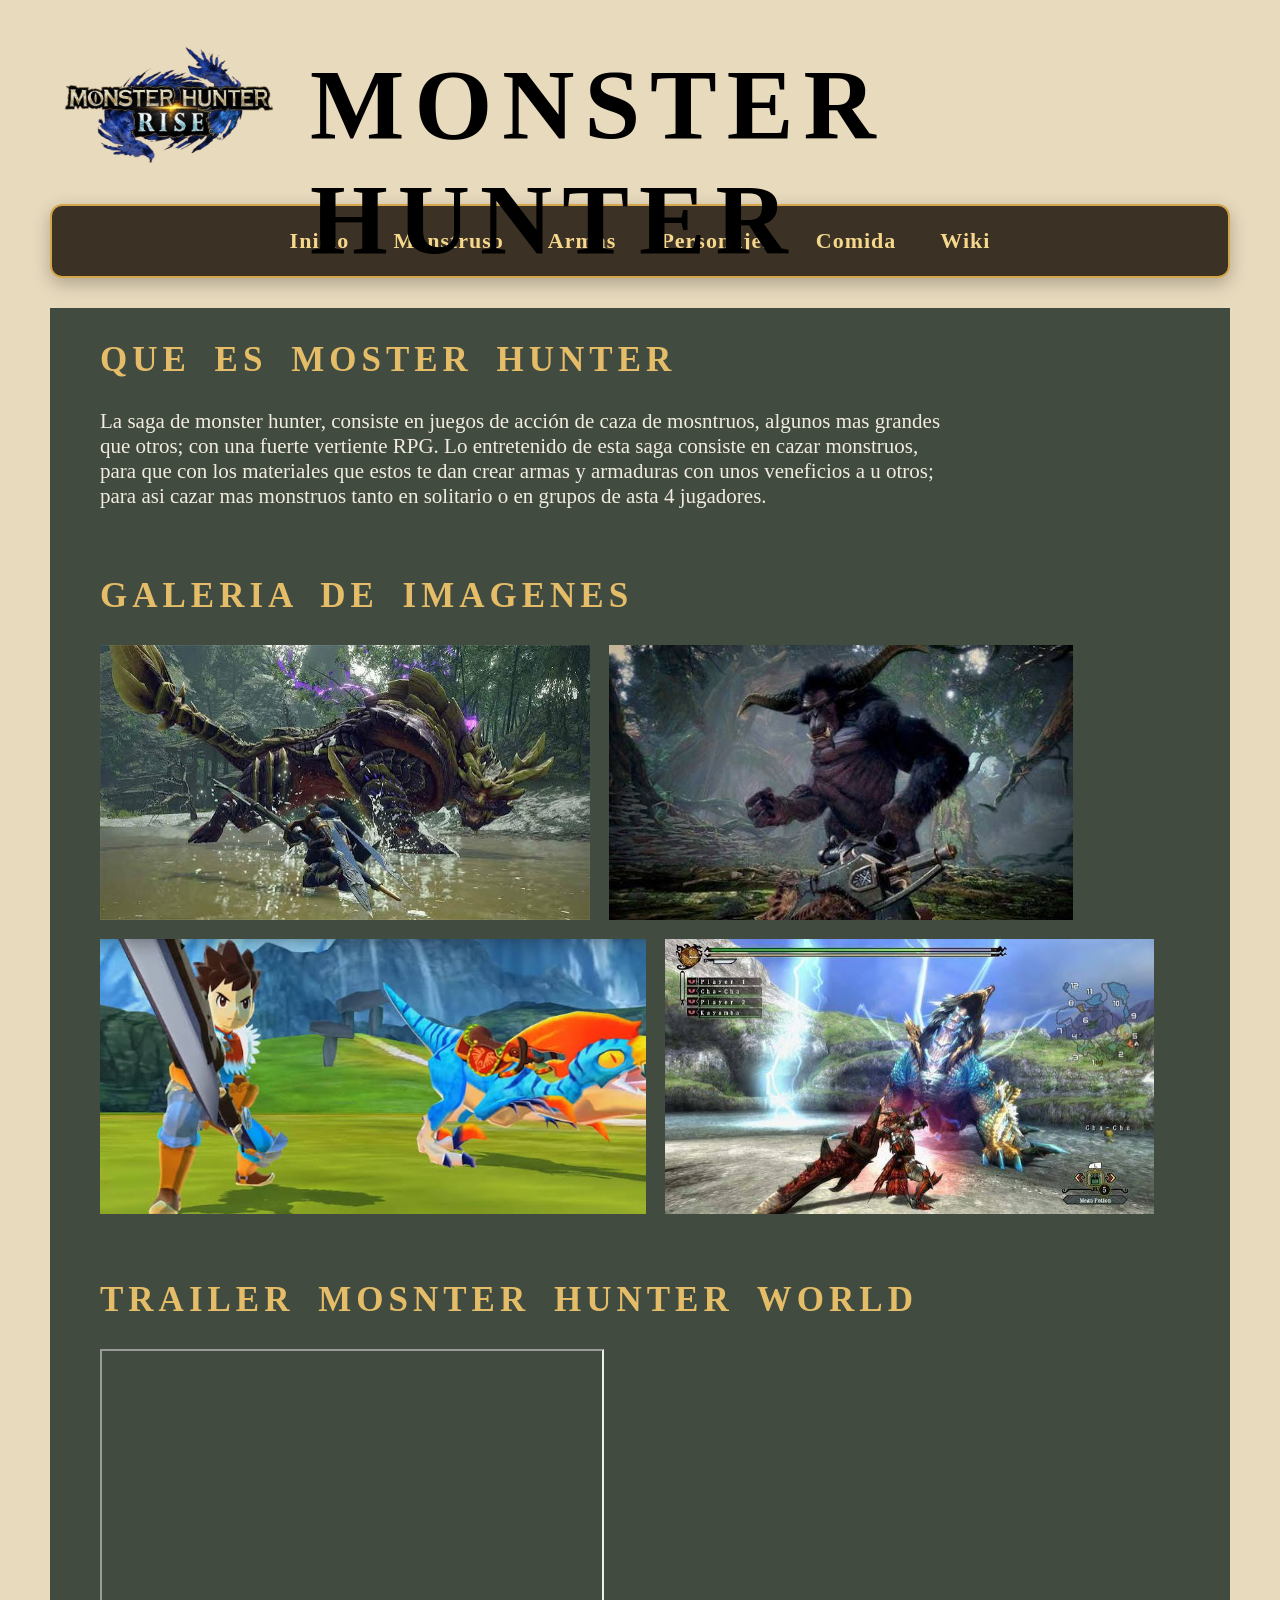
<file: index.html>
<!DOCTYPE html>
<html lang="en">

<head>
    <meta charset="UTF-8">
    <meta name="viewport" content="width=+, initial-scale=1.0">
    <link rel="stylesheet" href="general.css">
    <title>Inicio</title>
</head>

<body>
    <hader>
        <img id="logoInicio" src="./img/Logo.png" alt="Logo de Mosntre Hunter (Rise)">
        <h1 id="h">MONSTER HUNTER</h1>
        <!-- <p id="sub">Hecho pro Adrián Núñez Cal</p> -->
        <div id="menu">
            <li><a href="index.html">Inicio</a></li>
            <li><a href="monster.html">Monstruso</a></li>
            <li><a href="armas.html">Armas</a></li>
            <li><a href="pj.html">Personajes</a></li>
            <li><a href="gastronomia.html">Comida</a></li>
            <li><a href="https://monsterhunter.fandom.com/es/wiki/Wiki_Monster_Hunter" target="_blank">Wiki</a></li>
        </div>
    </hader>
    <main>
        <section>
            <h2>QUE ES MOSTER HUNTER</h2>
            <article>
                <p class="text">
                    La saga de monster hunter, consiste en juegos de acción de caza de mosntruos, algunos mas
                    grandes<br>
                    que otros; con una fuerte vertiente RPG. Lo entretenido de esta saga consiste en cazar
                    monstruos,<br>
                    para que con los materiales que estos te dan crear armas y armaduras con unos veneficios a u
                    otros;<br>
                    para asi cazar mas monstruos tanto en solitario o en grupos de asta 4 jugadores.
                </p>
            </article>
        </section>
        <section>
            <h2>GALERIA DE IMAGENES</h2>
            <img class="gal" src="./img/Magan.jpg" alt="Imagen de monster Hunter">
            <img class="gal" src="./img/Mono.jpg" alt="Imagen de monster Hunter">
            <img class="gal" src="./img/Stroryes.jpg" alt="Imagen de monster Hunter">
            <img class="gal" src="./img/Zino.jpg" alt="Imagen de monster Hunter">

        </section>
        <section>
            <h2>TRAILER MOSNTER HUNTER WORLD</h2>
            <iframe width="500" height="250" src="https://www.youtube.com/embed/Ro6r15wzp2o"
                title="Trailer Monster Hunter World"
                allow="accelerometer; autoplay; clipboard-write; encrypted-media; gyroscope; picture-in-picture"
                allowfullscreen>
            </iframe>
        </section>

    </main>
</body>

</html>
</file>
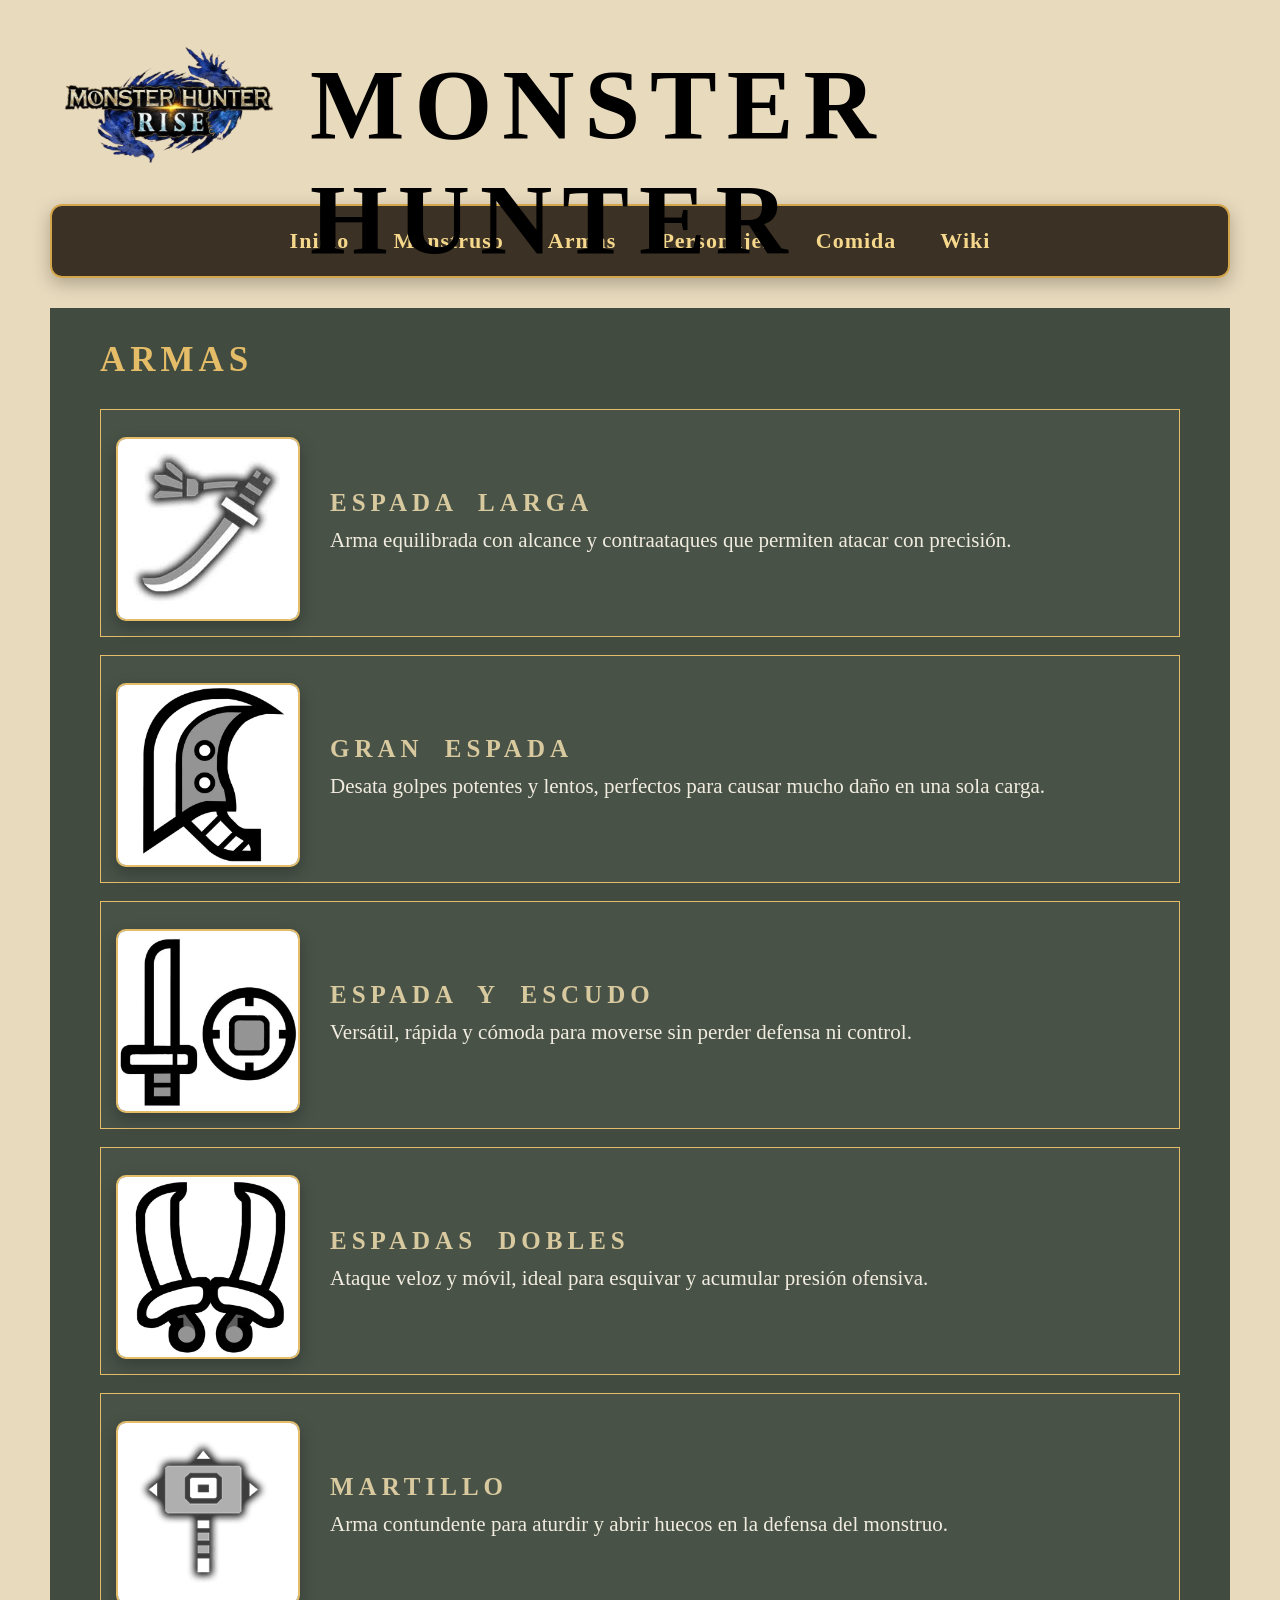
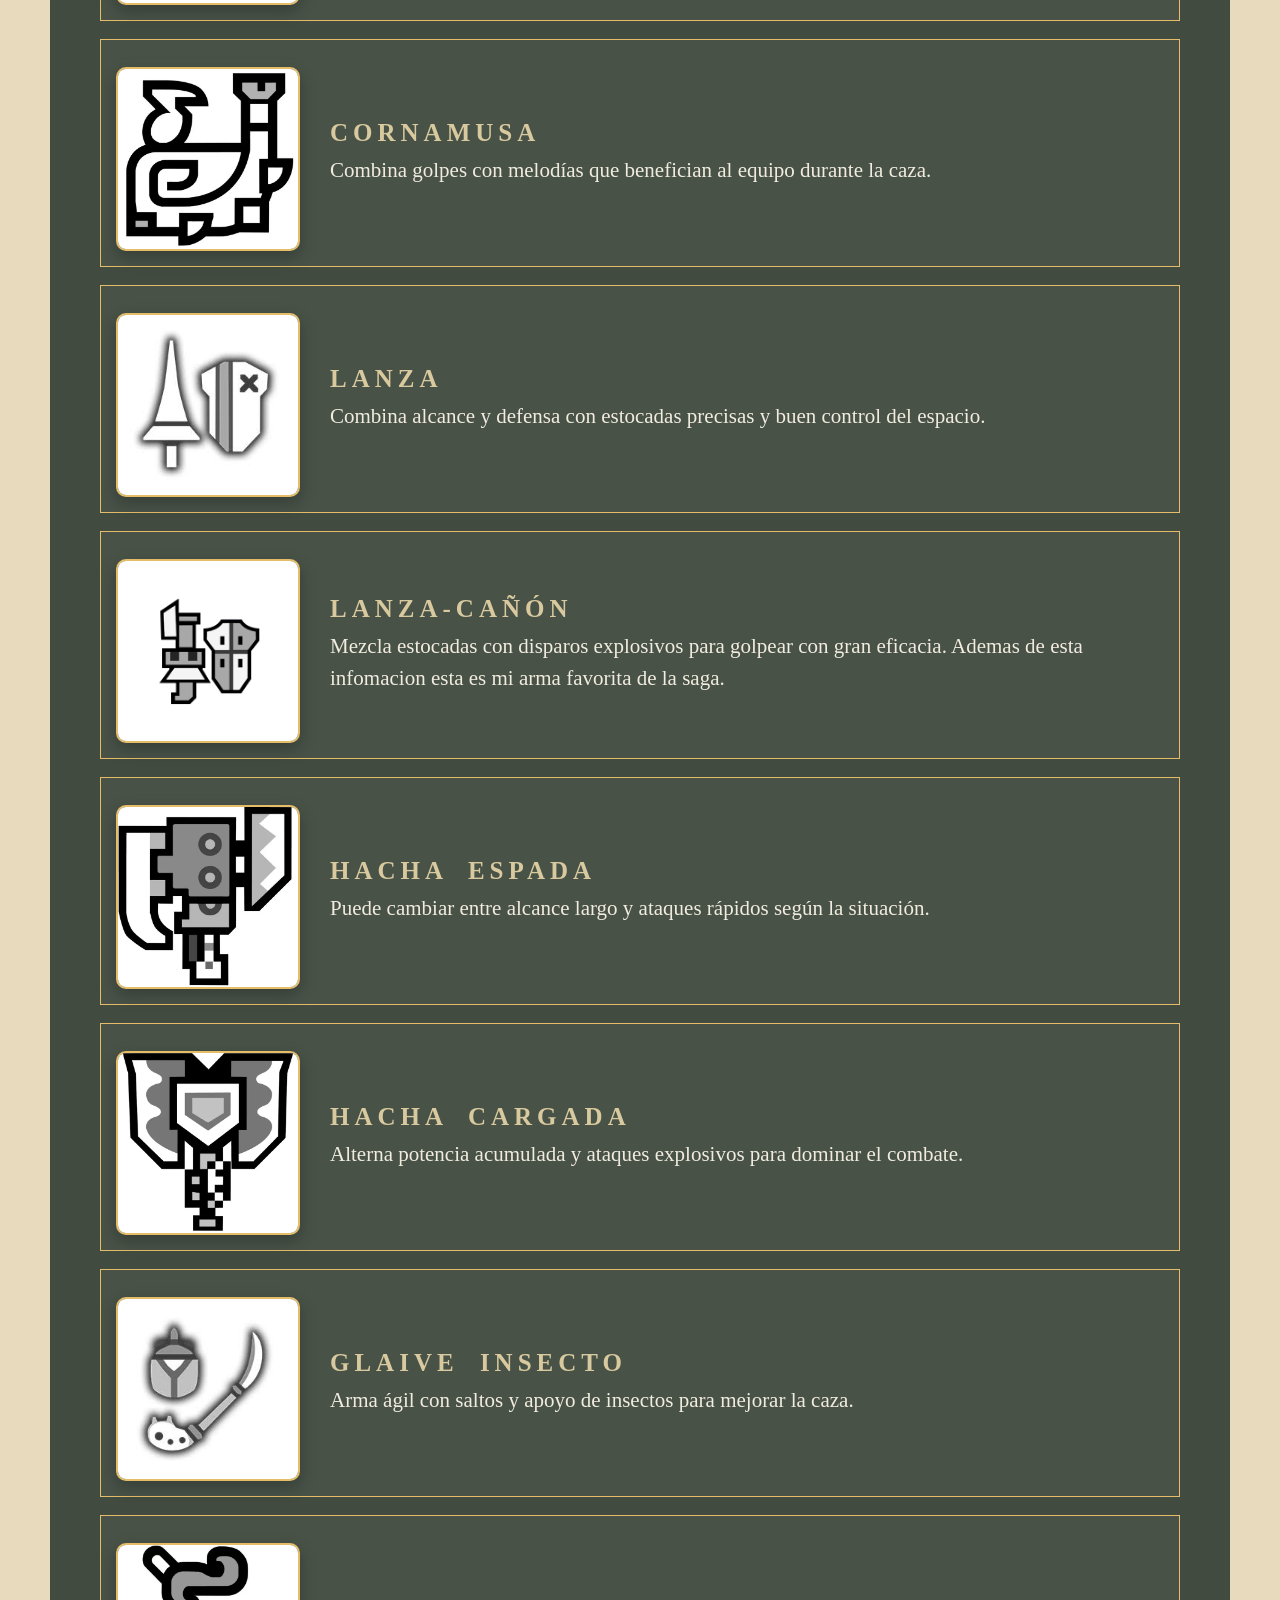
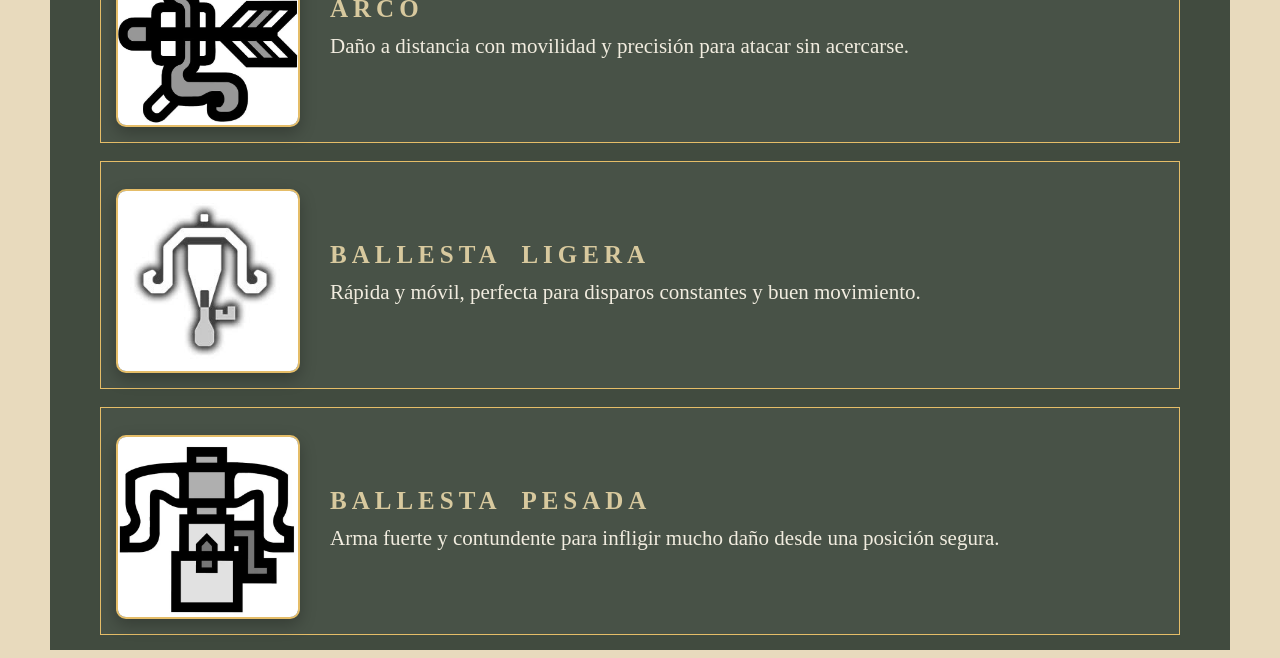
<file: armas.html>
<!DOCTYPE html>
<html lang="en">

<head>
    <meta charset="UTF-8">
    <meta name="viewport" content="width=device-width, initial-scale=1.0">

    <link rel="stylesheet" href="general.css">

    <title>Armas</title>
</head>

<body>
    <hader>
        <img id="logoInicio" src="./img/Logo.png" alt="Logo de Mosntre Hunter (Rise)">
        <h1 id="h">MONSTER HUNTER</h1>
        <!-- <p id="sub">Hecho pro Adrián Núñez Cal</p> -->
        <div id="menu">
            <li><a href="index.html">Inicio</a></li>
            <li><a href="monster.html">Monstruso</a></li>
            <li><a href="armas.html">Armas</a></li>
            <li><a href="pj.html">Personajes</a></li>
            <li><a href="gastronomia.html">Comida</a></li>
            <li><a href="https://monsterhunter.fandom.com/es/wiki/Wiki_Monster_Hunter" target="_blank">Wiki</a></li>
        </div>
    </hader>
    <main>
        <section>
            <h2>ARMAS</h2>
            <div class="armas-lista">
                <article class="arma-card">
                    <img src="./img/espada larga.jpg" alt="Espada larga">
                    <div class="arma-info">
                        <h3>ESPADA LARGA</h3>
                        <p>Arma equilibrada con alcance y contraataques que permiten atacar con precisión.</p>
                    </div>
                </article>
                <article class="arma-card">
                    <img src="./img/granespada.webp" alt="Gran espada">
                    <div class="arma-info">
                        <h3>GRAN ESPADA</h3>
                        <p>Desata golpes potentes y lentos, perfectos para causar mucho daño en una sola carga.</p>
                    </div>
                </article>
                <article class="arma-card">
                    <img src="./img/espada escudo.webp" alt="Espada y escudo">
                    <div class="arma-info">
                        <h3>ESPADA Y ESCUDO</h3>
                        <p>Versátil, rápida y cómoda para moverse sin perder defensa ni control.</p>
                    </div>
                </article>
                <article class="arma-card">
                    <img src="./img/doble espada.webp" alt="Espadas dobles">
                    <div class="arma-info">
                        <h3>ESPADAS DOBLES</h3>
                        <p>Ataque veloz y móvil, ideal para esquivar y acumular presión ofensiva.</p>
                    </div>
                </article>
                <article class="arma-card">
                    <img src="./img/martillo.png" alt="Martillo">
                    <div class="arma-info">
                        <h3>MARTILLO</h3>
                        <p>Arma contundente para aturdir y abrir huecos en la defensa del monstruo.</p>
                    </div>
                </article>
                <article class="arma-card">
                    <img src="./img/cornamusa.webp" alt="Cornamusa">
                    <div class="arma-info">
                        <h3>CORNAMUSA</h3>
                        <p>Combina golpes con melodías que benefician al equipo durante la caza.</p>
                    </div>
                </article>
                <article class="arma-card">
                    <img src="./img/lanza.jpg" alt="Lanza">
                    <div class="arma-info">
                        <h3>LANZA</h3>
                        <p>Combina alcance y defensa con estocadas precisas y buen control del espacio.</p>
                    </div>
                </article>
                <article class="arma-card">
                    <img src="./img/lanzapistola.png" alt="Lanza-cañón">
                    <div class="arma-info">
                        <h3>LANZA-CAÑÓN</h3>
                        <p>Mezcla estocadas con disparos explosivos para golpear con gran eficacia. Ademas de esta infomacion esta es mi arma favorita de la saga.</p>
                    </div>
                </article>
                <article class="arma-card">
                    <img src="./img/achaespada.webp" alt="Hacha espada">
                    <div class="arma-info">
                        <h3>HACHA ESPADA</h3>
                        <p>Puede cambiar entre alcance largo y ataques rápidos según la situación.</p>
                    </div>
                </article>
                <article class="arma-card">
                    <img src="./img/acha cargada.webp" alt="Hacha cargada">
                    <div class="arma-info">
                        <h3>HACHA CARGADA</h3>
                        <p>Alterna potencia acumulada y ataques explosivos para dominar el combate.</p>
                    </div>
                </article>
                <article class="arma-card">
                    <img src="./img/galive.jpg" alt="Glaive insecto">
                    <div class="arma-info">
                        <h3>GLAIVE INSECTO</h3>
                        <p>Arma ágil con saltos y apoyo de insectos para mejorar la caza.</p>
                    </div>
                </article>
                <article class="arma-card">
                    <img src="./img/arco.webp" alt="Arco">
                    <div class="arma-info">
                        <h3>ARCO</h3>
                        <p>Daño a distancia con movilidad y precisión para atacar sin acercarse.</p>
                    </div>
                </article>
                <article class="arma-card">
                    <img src="./img/ballesta ligera.jpg" alt="Ballesta ligera">
                    <div class="arma-info">
                        <h3>BALLESTA LIGERA</h3>
                        <p>Rápida y móvil, perfecta para disparos constantes y buen movimiento.</p>
                    </div>
                </article>
                <article class="arma-card">
                    <img src="./img/ballesta pesada.webp" alt="Ballesta pesada">
                    <div class="arma-info">
                        <h3>BALLESTA PESADA</h3>
                        <p>Arma fuerte y contundente para infligir mucho daño desde una posición segura.</p>
                    </div>
                </article>
            </div>
        </section>
    </main>
</body>

</html>
</file>
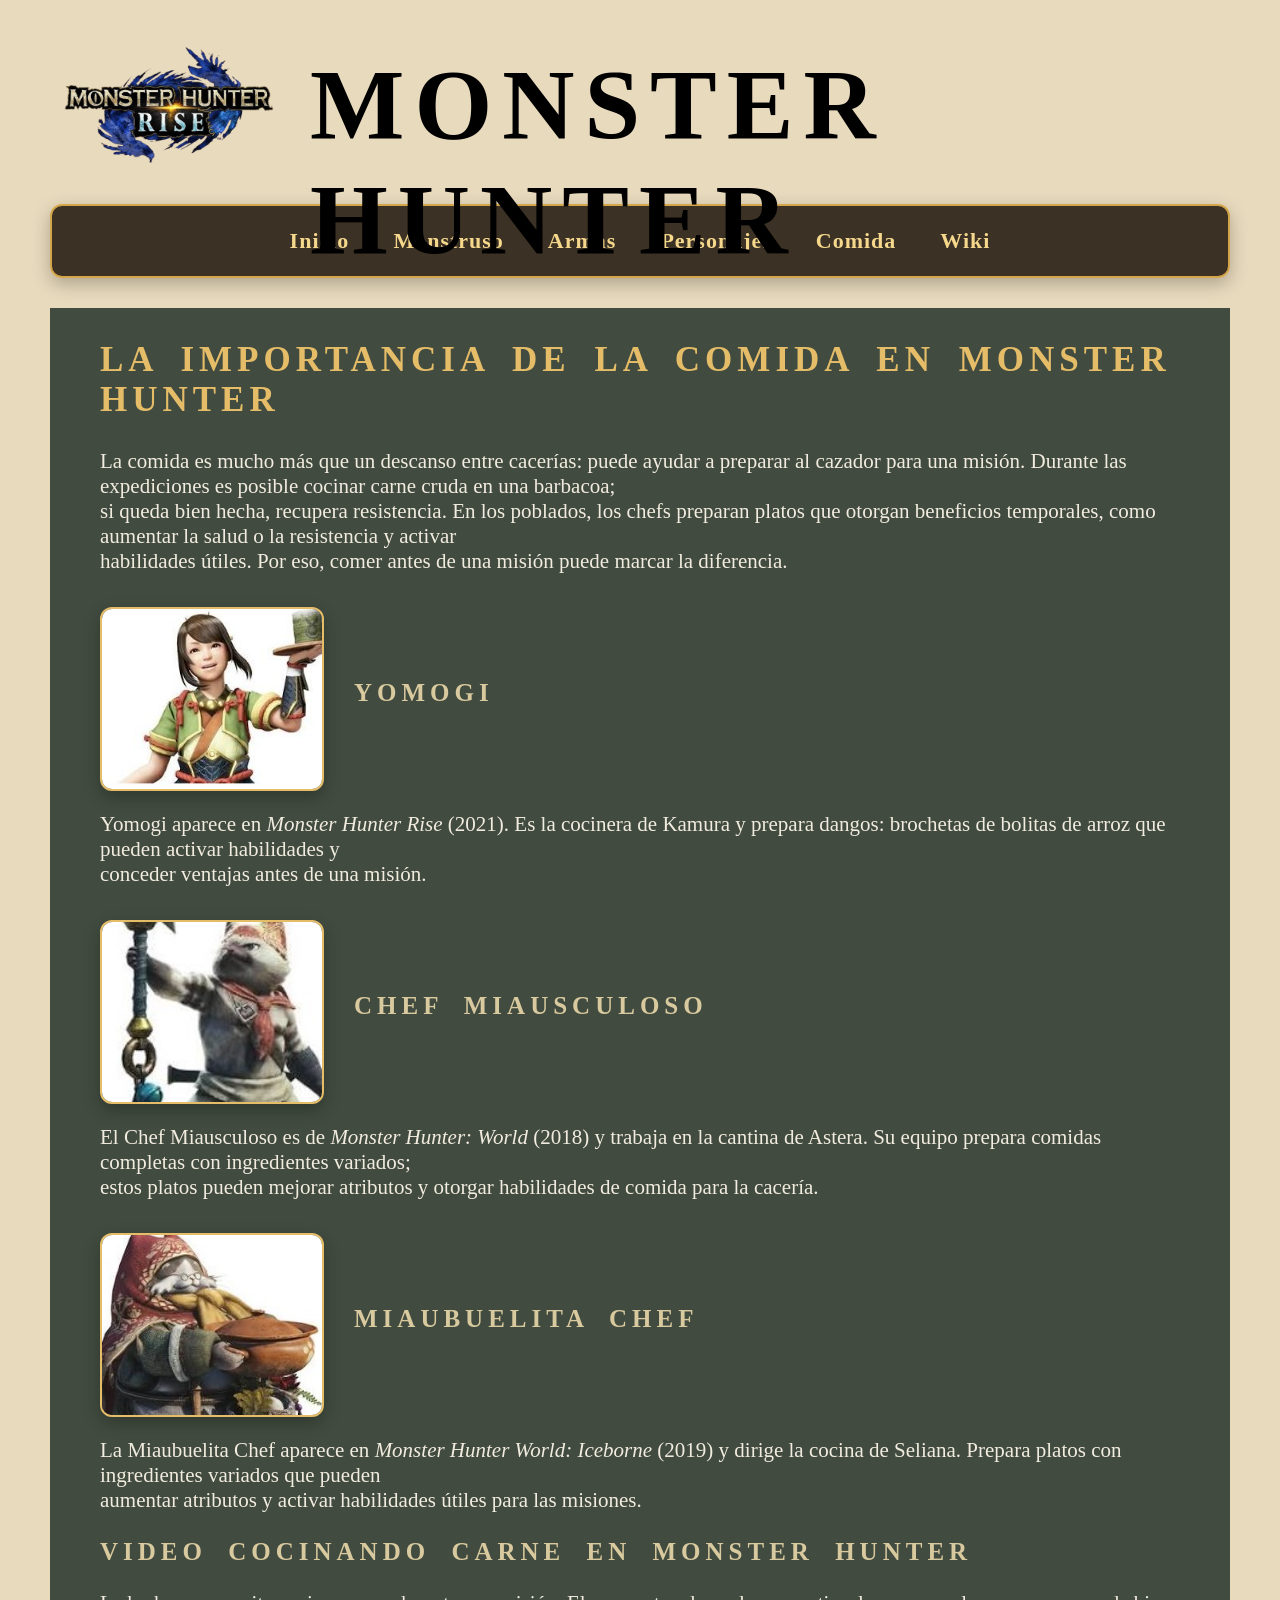
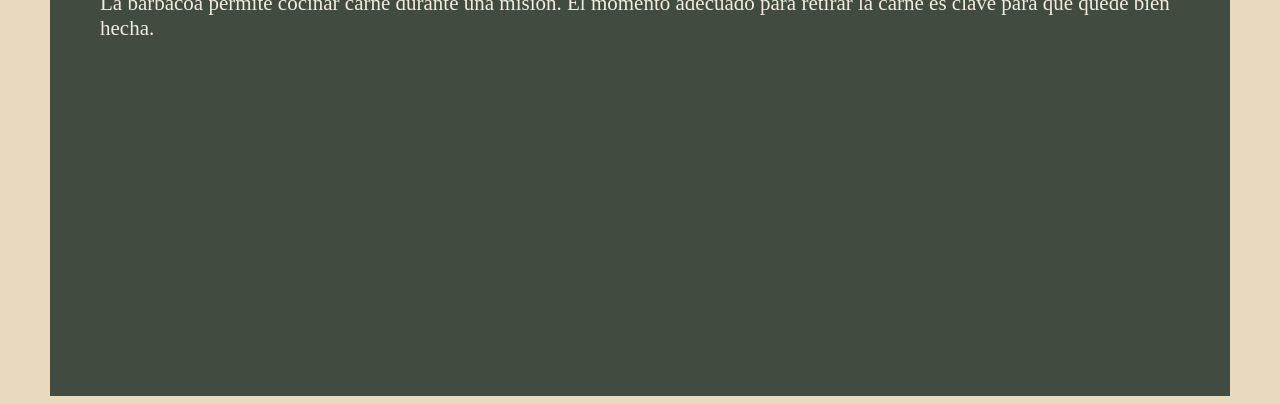
<file: gastronomia.html>
<!DOCTYPE html>
<html lang="en">

<head>
    <meta charset="UTF-8">
    <meta name="viewport" content="width=device-width, initial-scale=1.0">
    <link rel="stylesheet" href="general.css">

    <title>Comida</title>
</head>

<body>
    <hader>
        <img id="logoInicio" src="./img/Logo.png" alt="Logo de Mosntre Hunter (Rise)">
        <h1 id="h">MONSTER HUNTER</h1>
        <!-- <p id="sub">Hecho pro Adrián Núñez Cal</p> -->
        <div id="menu">
            <li><a href="index.html">Inicio</a></li>
            <li><a href="monster.html">Monstruso</a></li>
            <li><a href="armas.html">Armas</a></li>
            <li><a href="pj.html">Personajes</a></li>
            <li><a href="gastronomia.html">Comida</a></li>
            <li><a href="https://monsterhunter.fandom.com/es/wiki/Wiki_Monster_Hunter" target="_blank">Wiki</a></li>
        </div>
    </hader>
    <main>
        <section>
            <h2>LA IMPORTANCIA DE LA COMIDA EN MONSTER HUNTER</h2>

            <p>
                La comida es mucho más que un descanso entre cacerías: puede ayudar a preparar al cazador
                para una misión. Durante las expediciones es posible cocinar carne cruda en una barbacoa;<br>
                si queda bien hecha, recupera resistencia. En los poblados, los chefs preparan platos
                que otorgan beneficios temporales, como aumentar la salud o la resistencia y activar<br>
                habilidades útiles. Por eso, comer antes de una misión puede marcar la diferencia.
            </p>

            <article>
                <div class="comida-titulo">
                    <img src="./img/yomo.jpg" alt="Yomogi">
                    <h3>YOMOGI</h3>
                </div>
                <p>
                    Yomogi aparece en <em>Monster Hunter Rise</em> (2021). Es la cocinera de Kamura y
                    prepara dangos: brochetas de bolitas de arroz que pueden activar habilidades y <br>
                    conceder ventajas antes de una misión.
                </p>
            </article>

            <article>
                <div class="comida-titulo">
                    <img src="./img/chef.jpg" alt="Chef Miausculoso">
                    <h3>CHEF MIAUSCULOSO</h3>
                </div>
                <p>
                    El Chef Miausculoso es de <em>Monster Hunter: World</em> (2018) y trabaja en la
                    cantina de Astera. Su equipo prepara comidas completas con ingredientes variados;<br>
                    estos platos pueden mejorar atributos y otorgar habilidades de comida para la cacería.
                </p>
            </article>

            <article>
                <div class="comida-titulo">
                    <img src="./img/llalla.jpg" alt="Miaubuelita Chef">
                    <h3>MIAUBUELITA CHEF</h3>
                </div>
                <p>
                    La Miaubuelita Chef aparece en <em>Monster Hunter World: Iceborne</em> (2019) y
                    dirige la cocina de Seliana. Prepara platos con ingredientes variados que pueden<br>
                    aumentar atributos y activar habilidades útiles para las misiones.
                </p>
            </article>

            <article>
                <h3>VIDEO COCINANDO CARNE EN MONSTER HUNTER</h3>
                <p>
                    La barbacoa permite cocinar carne durante una misión. El momento adecuado para retirar
                    la carne es clave para que quede bien hecha.
                </p>

                <iframe width="560" height="315" src="https://www.youtube.com/embed/K-ZPQ4pIfV4?si=pFtwJeLcYvTdvlKp"
                    title="YouTube video player" frameborder="0"
                    allow="accelerometer; autoplay; clipboard-write; encrypted-media; gyroscope; picture-in-picture; web-share"
                    referrerpolicy="strict-origin-when-cross-origin" allowfullscreen>
                </iframe>

            </article>
        </section>
    </main>
</body>

</html>
</body>

</html>
</file>
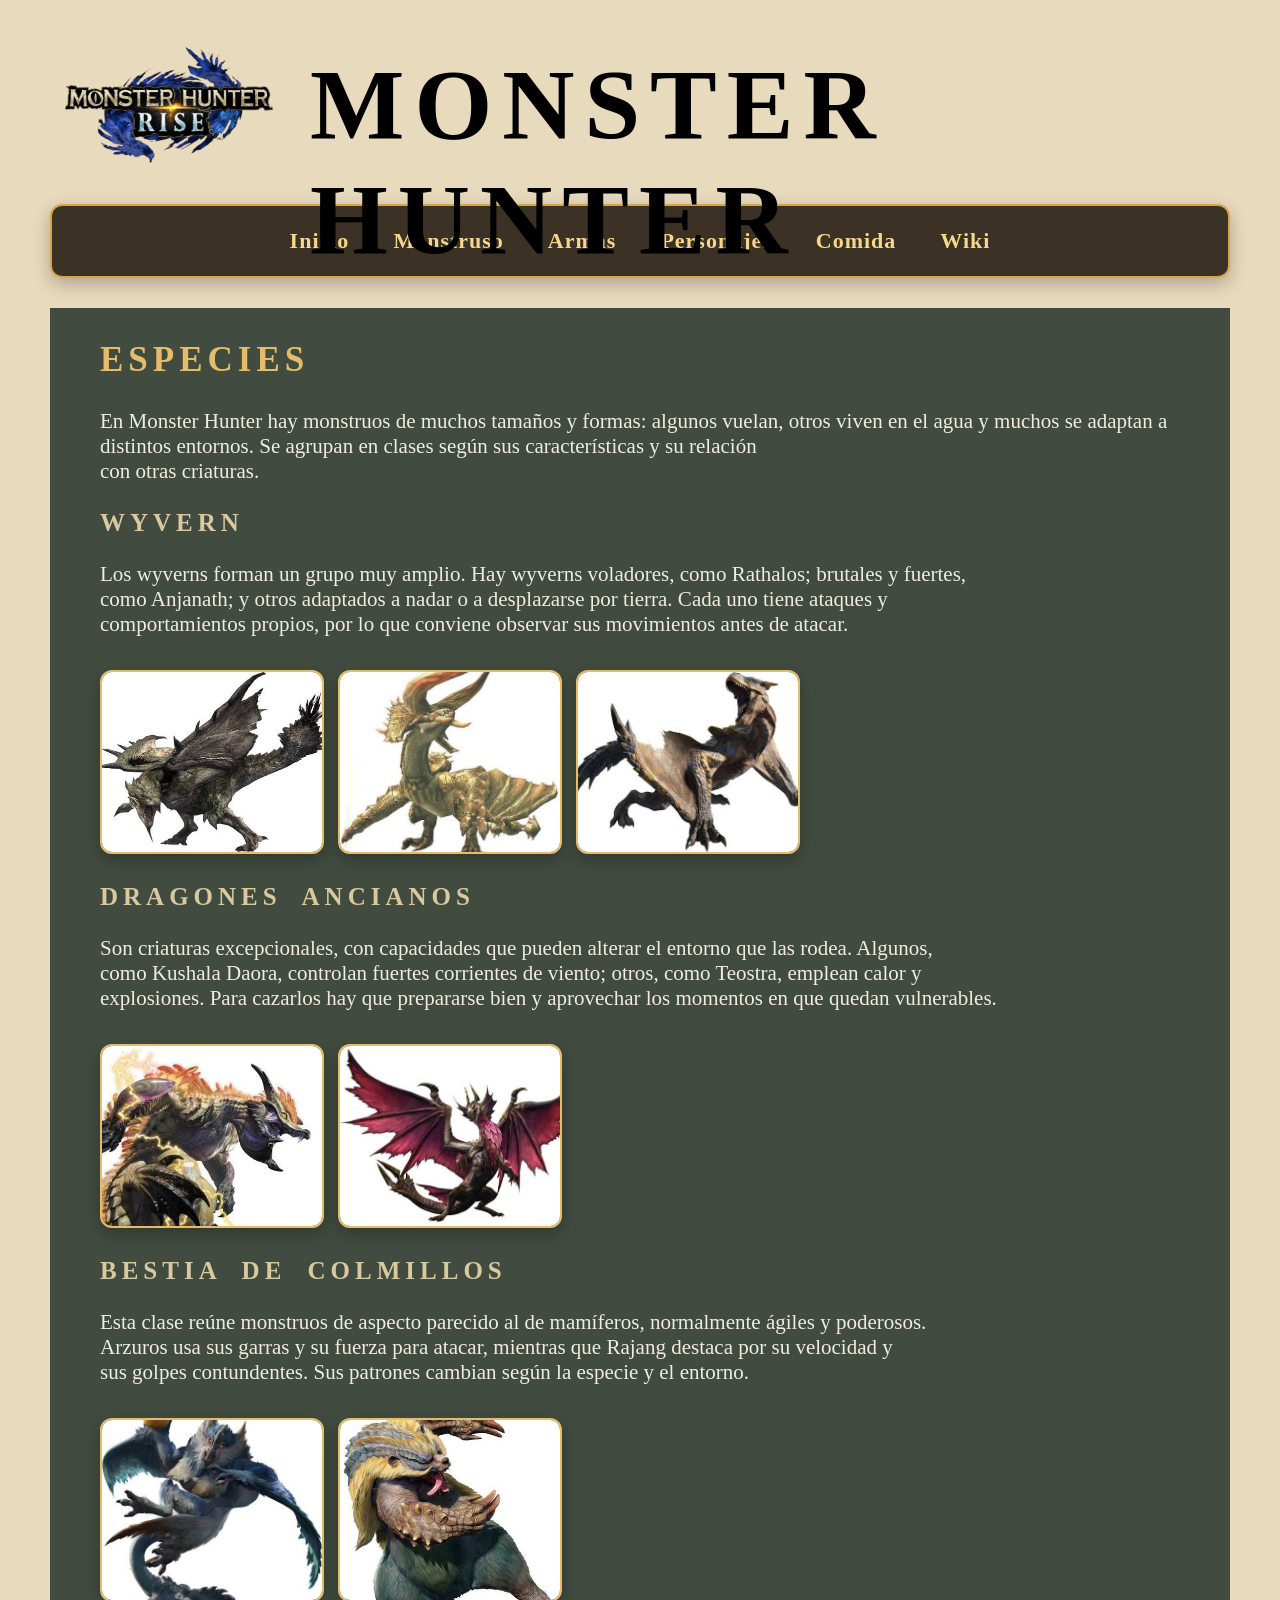
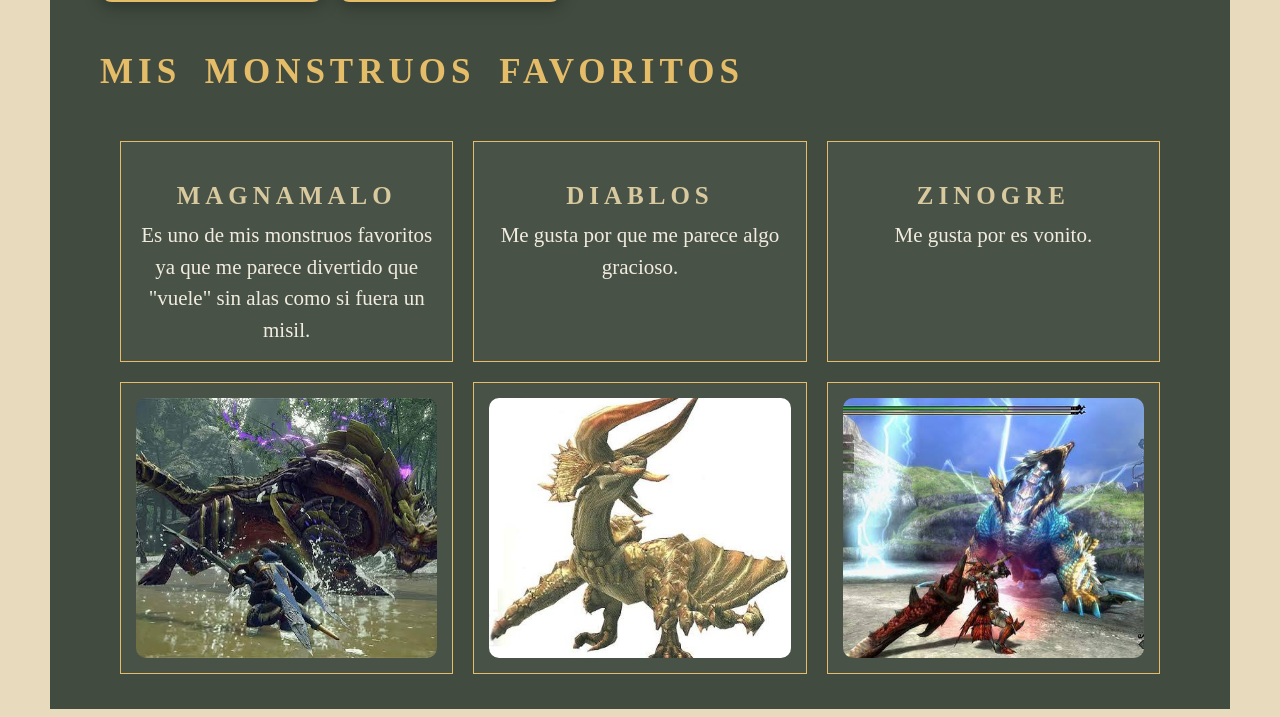
<file: monster.html>
<!DOCTYPE html>
<html lang="en">

<head>
    <meta charset="UTF-8">
    <meta name="viewport" content="width=device-width, initial-scale=1.0">
    <title>Monstruos</title>
    <link rel="stylesheet" href="general.css">

</head>

<body>
    <hader>
        <img id="logoInicio" src="./img/Logo.png" alt="Logo de Mosntre Hunter (Rise)">
        <h1 id="h">MONSTER HUNTER</h1>
        <!-- <p id="sub">Hecho pro Adrián Núñez Cal</p> -->
        <div id="menu">
            <li><a href="index.html">Inicio</a></li>
            <li><a href="monster.html">Monstruso</a></li>
            <li><a href="armas.html">Armas</a></li>
            <li><a href="pj.html">Personajes</a></li>
            <li><a href="gastronomia.html">Comida</a></li>
            <li><a href="https://monsterhunter.fandom.com/es/wiki/Wiki_Monster_Hunter" target="_blank">Wiki</a></li>
        </div>
    </hader>
    <main>
        <section>
            <h2>ESPECIES</h2>
            <p class="text">
                En Monster Hunter hay monstruos de muchos tamaños y formas: algunos vuelan, otros viven en el agua y
                muchos se adaptan a distintos entornos. Se agrupan en clases según sus características y su relación<br>
                con otras criaturas.
            </p>
            <article>
                <h3>WYVERN</h3>
                <p>
                    Los wyverns forman un grupo muy amplio. Hay wyverns voladores, como Rathalos; brutales y fuertes,<br>
                    como Anjanath; y otros adaptados a nadar o a desplazarse por tierra. Cada uno tiene ataques y<br>
                    comportamientos propios, por lo que conviene observar sus movimientos antes de atacar.
                </p>
                <img src="./img/rat.jpg" alt="Ratyan">
                <img src="./img/diablo.jpg" alt="Diablos">
                <img src="./img/tigrex.jpg" alt="Tigrex">
            </article>
            <article>
                <h3>DRAGONES ANCIANOS</h3>
                <p>
                    Son criaturas excepcionales, con capacidades que pueden alterar el entorno que las rodea. Algunos,<br>
                    como Kushala Daora, controlan fuertes corrientes de viento; otros, como Teostra, emplean calor y<br>
                    explosiones. Para cazarlos hay que prepararse bien y aprovechar los momentos en que quedan
                    vulnerables.
                </p>
                <img src="./img/narw.jpg" alt="Narwa trueno">
                <img src="./img/mal.jpg" alt="Malceno">
            </article>
            <article>
                <h3>BESTIA DE COLMILLOS</h3>
                <p>
                    Esta clase reúne monstruos de aspecto parecido al de mamíferos, normalmente ágiles y poderosos.<br>
                    Arzuros usa sus garras y su fuerza para atacar, mientras que Rajang destaca por su velocidad y<br>
                    sus golpes contundentes. Sus patrones cambian según la especie y el entorno.
                </p>
                <img src="./img/bish.jfif" alt="Bishaten">
                <img src="./img/arzu.jfif" alt="Arzurros">
            </article>
        </section>
        <section>
            <h2>MIS MONSTRUOS FAVORITOS</h2>
            <table class="tabla-monstruos">
                <tr>
                    <td>
                        <h3>MAGNAMALO</h3>
                        <p>Es uno de mis monstruos favoritos ya que me parece divertido que "vuele" sin alas como si fuera un misil.</p>
                    </td>
                    <td>
                        <h3>DIABLOS</h3>
                        <p>Me gusta por que me parece algo gracioso.</p>
                    </td>
                    <td>
                        <h3>ZINOGRE</h3>
                        <p>Me gusta por es vonito.</p>
                    </td>
                </tr>
                <tr>
                    <td>
                        <img src="./img/Magan.jpg" alt="Magnamalo">
                    </td>
                    <td>
                        <img src="./img/diablo.jpg" alt="Diablos">
                    </td>
                    <td>
                        <img src="./img/Zino.jpg" alt="Zinogre">
                    </td>
                </tr>
            </table>
        </section>
    </main>
</body>

</html>
</file>
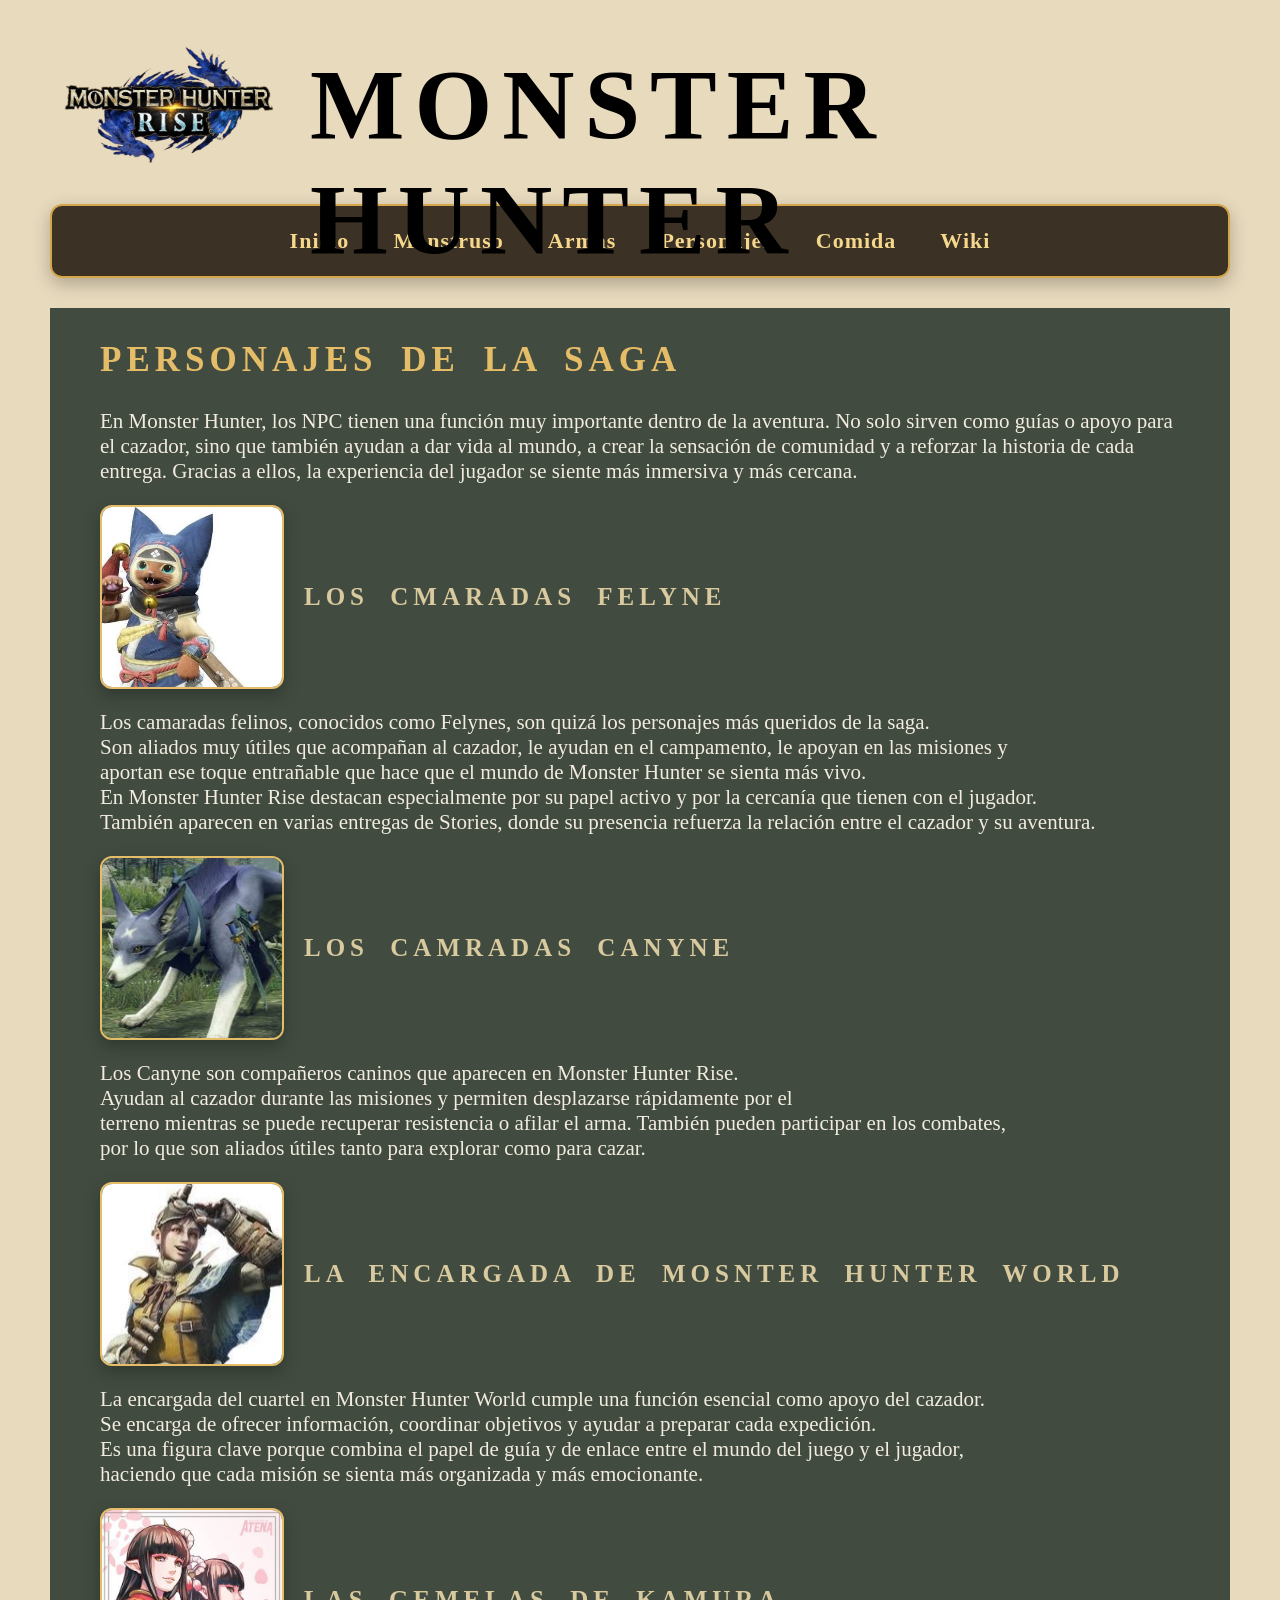
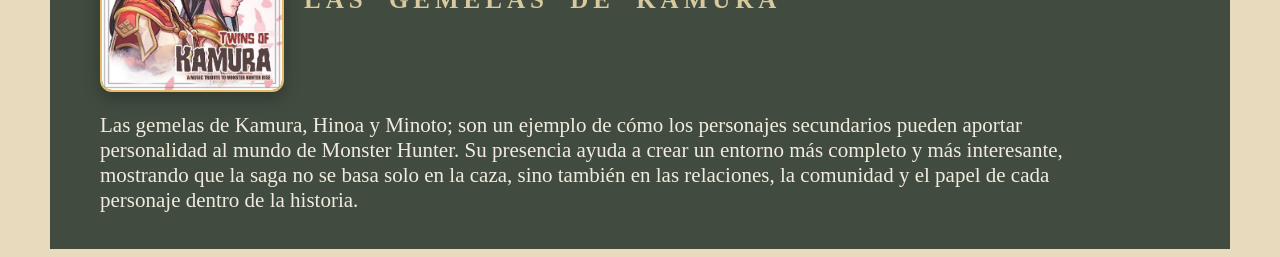
<file: pj.html>
<!DOCTYPE html>
<html lang="en">

<head>
    <meta charset="UTF-8">
    <meta name="viewport" content="width=device-width, initial-scale=1.0">
    <link rel="stylesheet" href="general.css">

    <title>Personajes</title>
</head>

<body>
    <hader>
        <img id="logoInicio" src="./img/Logo.png" alt="Logo de Mosntre Hunter (Rise)">
        <h1 id="h">MONSTER HUNTER</h1>
        <!-- <p id="sub">Hecho pro Adrián Núñez Cal</p> -->
        <div id="menu">
            <li><a href="index.html">Inicio</a></li>
            <li><a href="monster.html">Monstruso</a></li>
            <li><a href="armas.html">Armas</a></li>
            <li><a href="pj.html">Personajes</a></li>
            <li><a href="gastronomia.html">Comida</a></li>
            <li><a href="https://monsterhunter.fandom.com/es/wiki/Wiki_Monster_Hunter" target="_blank">Wiki</a></li>
        </div>
    </hader>

    <section class="personajes">
        <h2>PERSONAJES DE LA SAGA</h2>
        <p class="text">En Monster Hunter, los NPC tienen una función muy importante dentro de la aventura. No solo sirven como guías o apoyo para el cazador, sino que también ayudan a dar vida al mundo, a crear la sensación de comunidad y a reforzar la historia de cada entrega. Gracias a ellos, la experiencia del jugador se siente más inmersiva y más cercana.</p>

        <article>
            <div class="personaje-titulo">
                <img src="./img/cat.jpg" alt="Camarada Felyne">
                <h3>LOS CMARADAS FELYNE</h3>
            </div>
            <p class="text">Los camaradas felinos, conocidos como Felynes, son quizá los personajes más queridos de la saga.<br>
                 Son aliados muy útiles que acompañan al cazador, le ayudan en el campamento, le apoyan en las misiones y <br>
                 aportan ese toque entrañable que hace que el mundo de Monster Hunter se sienta más vivo.<br>
                  En Monster Hunter Rise destacan especialmente por su papel activo y por la cercanía que tienen con el jugador.<br>
                   También aparecen en varias entregas de Stories, donde su presencia refuerza la relación entre el cazador y su aventura.</p>
        </article>

        <article>
            <div class="personaje-titulo">
                <img src="./img/can.jpg" alt="Camarada Canyne">
                <h3>LOS CAMRADAS CANYNE</h3>
            </div>
            <p class="text">Los Canyne son compañeros caninos que aparecen en Monster Hunter Rise.<br>
                 Ayudan al cazador durante las misiones y permiten desplazarse rápidamente por el<br>
                  terreno mientras se puede recuperar resistencia o afilar el arma. También pueden participar en los combates,<br>
                   por lo que son aliados útiles tanto para explorar como para cazar.</p>
        </article>

        <article>
            <div class="personaje-titulo">
                <img src="./img/niña.jpg" alt="Encargada de Monster Hunter World">
                <h3>LA ENCARGADA DE MOSNTER HUNTER WORLD</h3>
            </div>
            <p class="text">La encargada del cuartel en Monster Hunter World cumple una función esencial como apoyo del cazador.<br>
                 Se encarga de ofrecer información, coordinar objetivos y ayudar a preparar cada expedición.<br>
                  Es una figura clave porque combina el papel de guía y de enlace entre el mundo del juego y el jugador,<br>
                   haciendo que cada misión se sienta más organizada y más emocionante.</p>
        </article>

        <article>
            <div class="personaje-titulo">
                <img src="./img/twinCM.jfif" alt="Gemelas Hinoa y Minoto de Kamura">
                <h3>LAS GEMELAS DE KAMURA</h3>
            </div>
            <p class="text">Las gemelas de Kamura, Hinoa y Minoto; son un ejemplo de cómo los personajes secundarios pueden aportar<br>
                 personalidad al mundo de Monster Hunter. Su presencia ayuda a crear un entorno más completo y más interesante,<br>
                  mostrando que la saga no se basa solo en la caza, sino también en las relaciones, la comunidad y el papel de cada<br>
                   personaje dentro de la historia.</p>
        </article>
    </section>
</body>

</html>
</file>
<file: general.css>
body {
    margin-top: 30px;
    margin-left: 50px;
    margin-right: 50px;
    background-color: rgb(232, 218, 189);
}

#h {
    font-size: 100px;
    position: absolute;
    top: -20px;
    left: 310px;
    font-family: fantasy;
    word-spacing: 50px;
    letter-spacing: 10px;
}

#logoInicio {
    height: 150px;
}

h2 {
    color: #e5bd68;
    font-size: 35px;
    font-family: fantasy;
    word-spacing: 10px;
    letter-spacing: 5px;
}

h3 {
    color: #d8c99e;
    font-family: fantasy;
    word-spacing: 10px;
    letter-spacing: 5px;
    font-size: 25px;
}

.personaje-titulo {
    display: flex;
    align-items: center;
    gap: 20px;
}
.comida-titulo {
    display: flex;
    align-items: center;
    gap: 20px;
}

.personaje-titulo img {
    width: 180px;
    height: 180px;
    object-fit: cover;
    margin: 0;
    flex-shrink: 0;
}

.personaje-titulo h3 {
    margin: 0;
    text-transform: uppercase;
}

#menu {
    background: rgba(40, 32, 20, 0.9);
    border: 2px solid #d4a64c;
    border-radius: 12px;
    padding: 12px 18px;
    margin: 20px 0 30px 0;
    box-shadow: 0 6px 18px rgba(0, 0, 0, 0.25);
    display: flex;
    flex-wrap: wrap;
    gap: 12px;
    align-items: center;
    justify-content: center;
}

#menu li {
    list-style: none;
    display: inline-block;
}

#menu a {
    display: inline-block;
    padding: 10px 16px;
    font-weight: bold;
    color: #f6d88d;
    text-decoration: none;
    font-size: 22px;
    border-radius: 8px;
    transition: all 0.2s ease;
    letter-spacing: 1px;
}

#menu a:hover {
    background: #d4a64c;
    color: #1f1a12;
    transform: translateY(-2px);
    box-shadow: 0 4px 12px rgba(212, 166, 76, 0.4);
}

.gal {
    height: 275px;
    padding-right: 15px;
    padding-bottom: 15px;
}

section {
    background-color: #414b3f;
    padding-left: 50px;
    padding-right: 50px;
    padding-bottom: 15px;
    padding-top: 2.5px;
}

p {
    font-size: 21px;
}

section p {
    color: #f1ecdf;
}

article img {
    width: 220px;
    height: 180px;
    object-fit: cover;
    border-radius: 12px;
    border: 2px solid #e5bd68;
    margin: 12px 10px 0 0;
    box-shadow: 0 6px 16px rgba(0, 0, 0, 0.25);
    transition: transform 0.2s ease, box-shadow 0.2s ease;
}

article img:hover {
    transform: scale(1.03);
    box-shadow: 0 10px 20px rgba(0, 0, 0, 0.35);
}

.tabla-monstruos {
    width: 100%;
    border-collapse: separate;
    border-spacing: 20px;
    margin-top: 20px;
}

.tabla-monstruos td {
    width: 33.33%;
    background: rgba(255, 255, 255, 0.04);
    border: 1px solid #e5bd68;
    padding: 15px;
    text-align: center;
    vertical-align: top;
}

.tabla-monstruos img {
    width: 100%;
    max-width: 350px;
    height: 260px;
    object-fit: cover;
    display: block;
    margin: 0 auto;
    border-radius: 10px;
}

.tabla-monstruos h3 {
    margin-bottom: 10px;
}

.tabla-monstruos p {
    margin: 0;
    line-height: 1.5;
}

.armas-lista {
    display: flex;
    flex-direction: column;
    gap: 18px;
    margin-top: 20px;
}

.arma-card {
    display: flex;
    align-items: center;
    gap: 20px;
    background: rgba(255, 255, 255, 0.04);
    border: 1px solid #e5bd68;
    padding: 15px;
}

.arma-card img {
    width: 180px;
    height: 180px;
    object-fit: cover;
    border-radius: 10px;
    flex-shrink: 0;
}

.arma-info {
    flex: 1;
}

.arma-info h3 {
    margin: 0 0 8px 0;
}

.arma-info p {
    margin: 0;
    line-height: 1.5;
}
</file>
